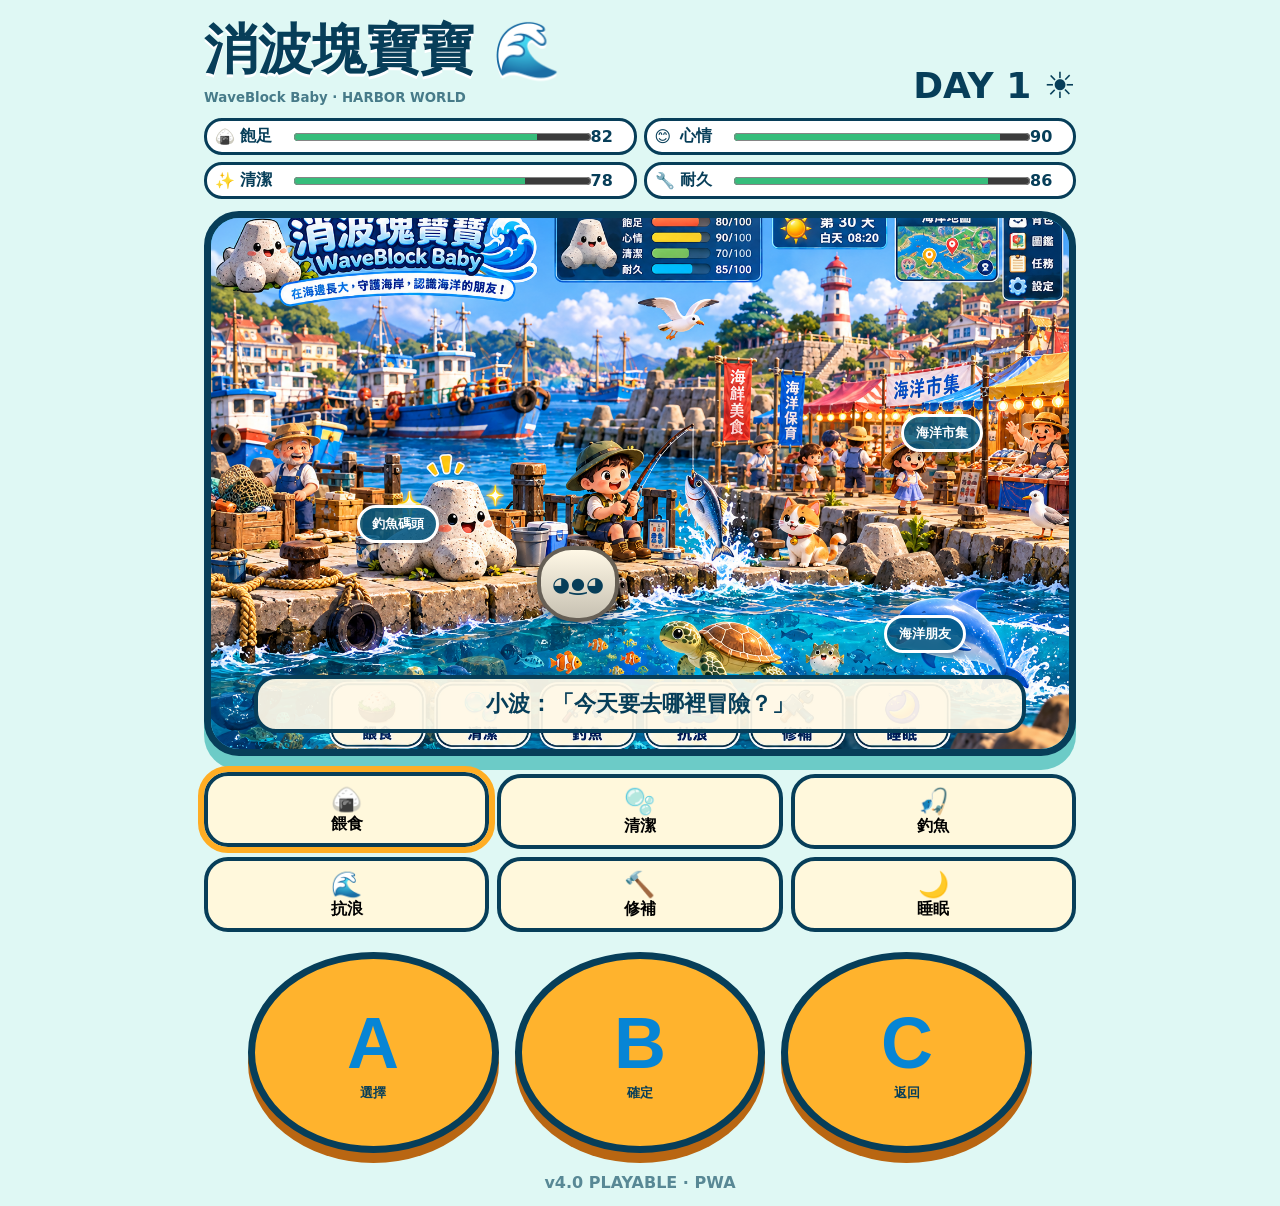
<file: index.html>
<!doctype html>
<html lang="zh-Hant"><head><meta charset="utf-8"><meta name="viewport" content="width=device-width,initial-scale=1,viewport-fit=cover,user-scalable=no">
<title>消波塊寶寶 v4.0</title><link rel="manifest" href="manifest.webmanifest"><meta name="theme-color" content="#0a78bb">
<link rel="apple-touch-icon" href="icons/icon-180.png"><link rel="stylesheet" href="css/v40-game.css"></head>
<body><div id="app">
<header><div><h1>消波塊寶寶 🌊</h1><small>WaveBlock Baby · HARBOR WORLD</small></div><b id="day">DAY 1 ☀️</b></header>
<section class="hud">
 <div>🍙 <span>飽足</span><progress id="hunger" max="100"></progress><b id="hungerN"></b></div>
 <div>😊 <span>心情</span><progress id="mood" max="100"></progress><b id="moodN"></b></div>
 <div>✨ <span>清潔</span><progress id="clean" max="100"></progress><b id="cleanN"></b></div>
 <div>🔧 <span>耐久</span><progress id="durability" max="100"></progress><b id="durabilityN"></b></div>
</section>
<main id="game-stage">
 <img class="world" src="assets/v40/harbor-world.png" alt="精緻海港世界">
 <button class="hotspot market" data-place="市集">海洋市集</button>
 <button class="hotspot pier" data-place="碼頭">釣魚碼頭</button>
 <button class="hotspot ocean" data-place="海洋">海洋朋友</button>
 <div id="pet" aria-label="小波"><span>●</span><span class="face">◕‿◕</span></div>
 <div id="speech">小波：「今天要去哪裡冒險？」</div>
 <div id="minigame" class="hidden"><div id="miniTitle"></div><div id="miniArena"></div><button id="miniTap">B！</button><button id="miniClose">返回</button></div>
</main>
<nav class="actions">
 <button data-action="feed">🍙<b>餵食</b></button><button data-action="clean">🫧<b>清潔</b></button><button data-action="fish">🎣<b>釣魚</b></button>
 <button data-action="wave">🌊<b>抗浪</b></button><button data-action="repair">🔨<b>修補</b></button><button data-action="sleep">🌙<b>睡眠</b></button>
</nav>
<section class="abc"><button id="btnA"><strong>A</strong><span>選擇</span></button><button id="btnB"><strong>B</strong><span>確定</span></button><button id="btnC"><strong>C</strong><span>返回</span></button></section>
<footer>v4.0 PLAYABLE · PWA</footer>
</div><script src="js/v40-game.js"></script><script>if('serviceWorker'in navigator)addEventListener('load',()=>navigator.serviceWorker.register('./service-worker.js'))</script></body></html>
</file>
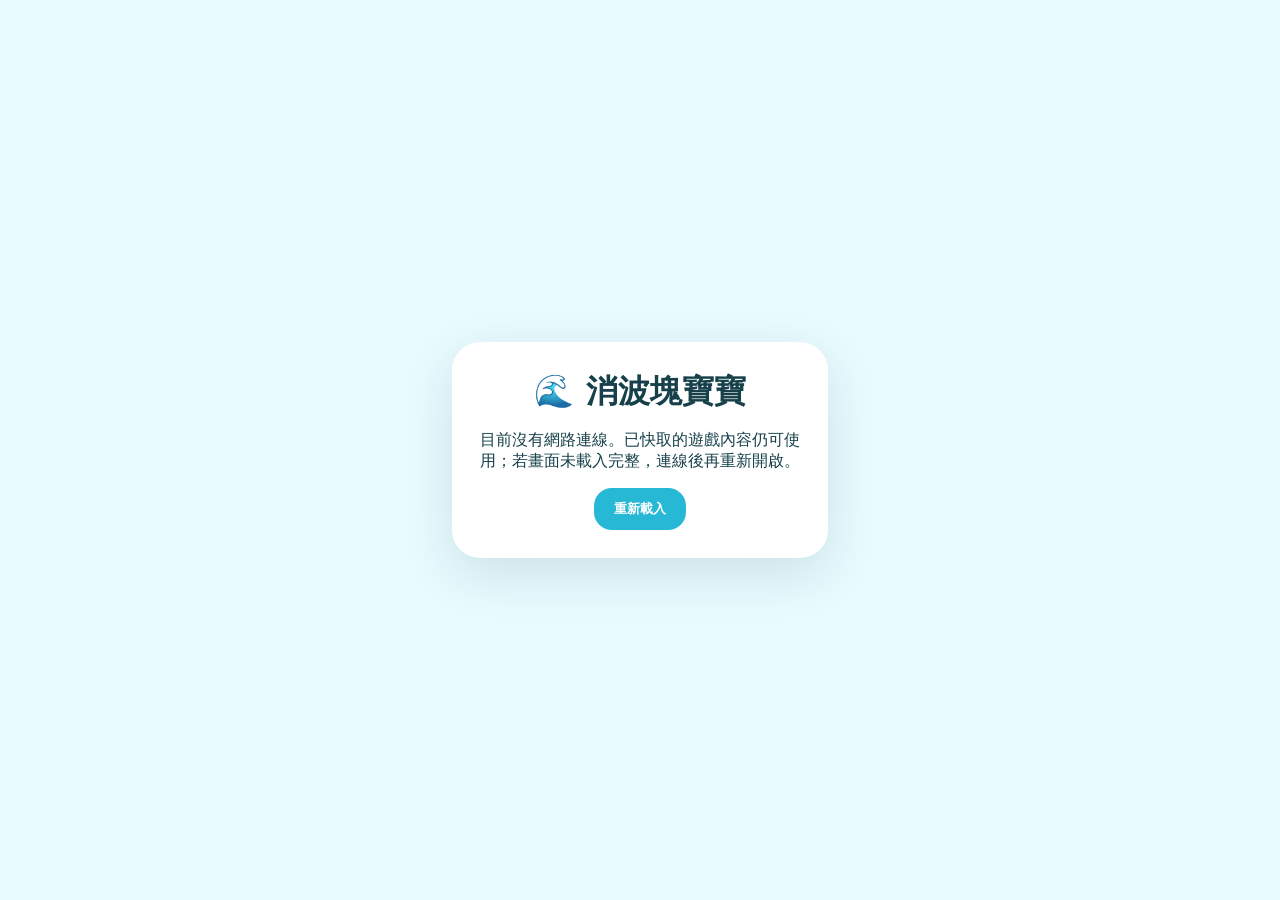
<file: offline.html>
<!doctype html><html lang="zh-Hant"><meta charset="utf-8"><meta name="viewport" content="width=device-width,initial-scale=1,viewport-fit=cover"><title>消波塊寶寶｜離線</title><style>body{margin:0;min-height:100vh;display:grid;place-items:center;font-family:system-ui;background:#e8fbff;color:#16404a;text-align:center}.card{padding:28px;border-radius:28px;background:white;box-shadow:0 16px 50px #16404a22;max-width:320px}h1{margin:0 0 8px}button{border:0;border-radius:18px;padding:12px 20px;background:#27b8d5;color:white;font-weight:800}</style><div class="card"><h1>🌊 消波塊寶寶</h1><p>目前沒有網路連線。已快取的遊戲內容仍可使用；若畫面未載入完整，連線後再重新開啟。</p><button onclick="location.reload()">重新載入</button></div></html>
</file>
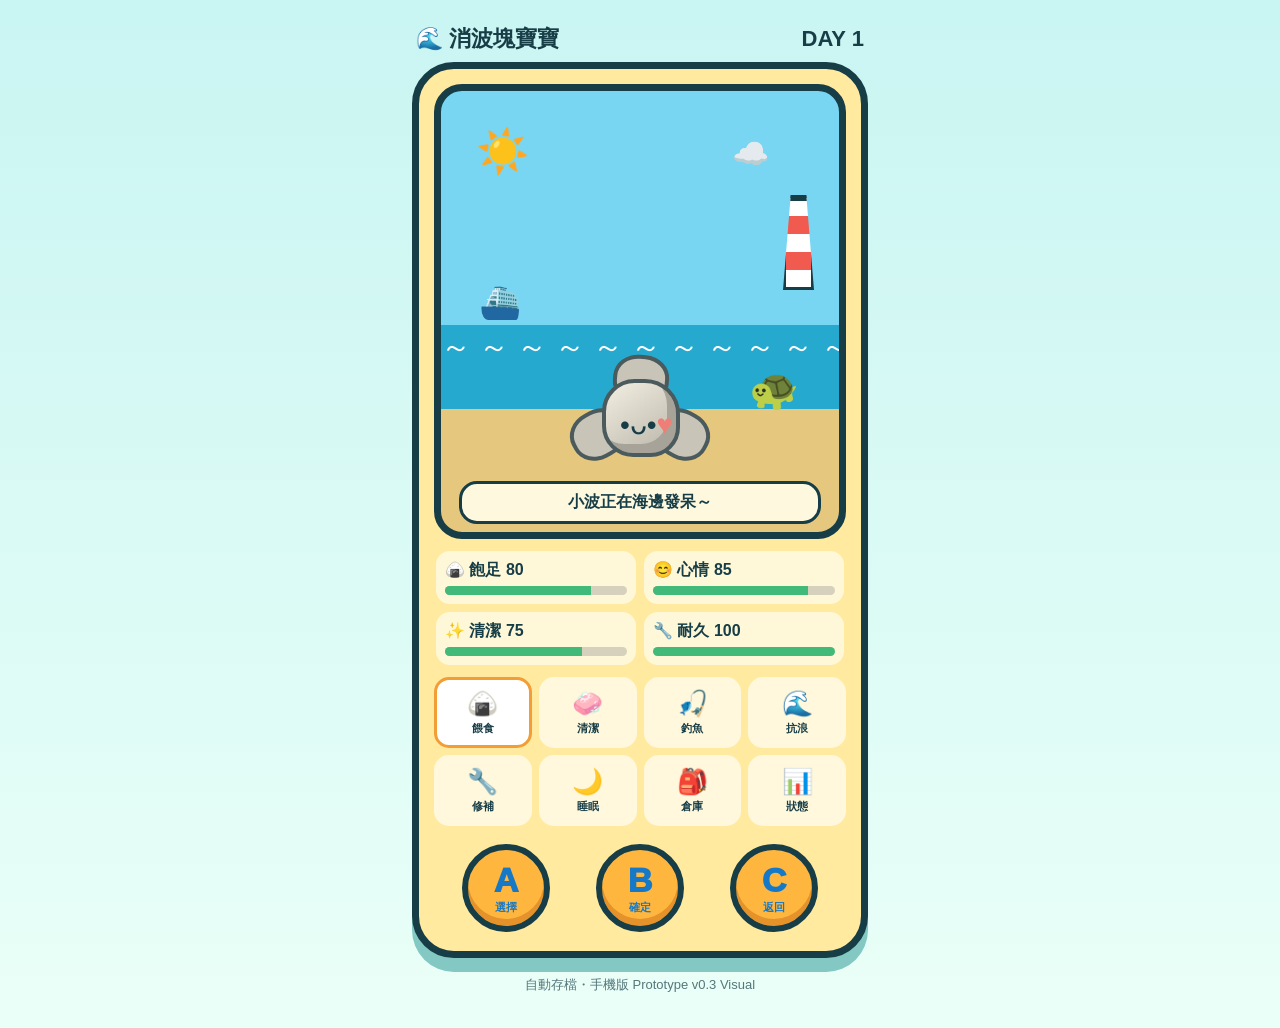
<file: 消波塊寶寶_Prototype_v0.3_單檔版.html>
<!doctype html><html lang="zh-Hant"><head><meta charset="utf-8"><meta name="viewport" content="width=device-width,initial-scale=1,viewport-fit=cover"><title>消波塊寶寶 v0.3</title><style>
*{box-sizing:border-box}body{margin:0;background:linear-gradient(#c9f5f2,#eafff8);font-family:-apple-system,BlinkMacSystemFont,"Noto Sans TC",sans-serif;color:#173d47}.wrap{max-width:480px;margin:auto;padding:16px 12px 34px}.top{display:flex;justify-content:space-between;align-items:center;font-weight:900;font-size:22px;margin:8px 4px}.device{background:#ffeaa0;border:7px solid #173d47;border-radius:42px;padding:15px;box-shadow:0 14px 0 #83c8c3}.screen{position:relative;height:455px;overflow:hidden;border:7px solid #173d47;border-radius:28px;background:linear-gradient(#79d6f2 0 53%,#25a9ce 53% 72%,#e5c77e 72%);isolation:isolate}.sun{position:absolute;left:35px;top:35px;font-size:43px;animation:bob 3s infinite}.cloud{position:absolute;top:45px;right:70px;font-size:30px}.lighthouse{position:absolute;right:25px;top:104px;width:31px;height:95px;background:repeating-linear-gradient(#fff 0 18px,#f05a4f 18px 36px);border:3px solid #173d47;clip-path:polygon(25% 0,75% 0,100% 100%,0 100%)}.lighthouse:before{content:"";position:absolute;width:35px;height:15px;background:#173d47;left:-5px;top:-12px}.boat{position:absolute;left:38px;top:190px;font-size:34px;animation:boat 6s linear infinite}.waves{position:absolute;top:236px;left:0;width:200%;font-size:30px;letter-spacing:8px;color:#fff;animation:wave 4s linear infinite}.turtleNpc{position:absolute;right:40px;top:275px;font-size:40px;animation:swim 8s ease-in-out infinite}.fisherNpc{position:absolute;right:32px;bottom:90px;font-size:55px;transition:.5s;z-index:7}.fisherNpc.hide,.workerNpc.hide{opacity:0;transform:translateX(90px)}.workerNpc{position:absolute;left:22px;bottom:80px;font-size:52px;z-index:8;transition:.4s}.waveBaby{position:absolute;left:50%;bottom:52px;transform:translateX(-50%);width:150px;height:125px;z-index:5;animation:breathe 2.4s ease-in-out infinite}.tetra-core{position:absolute;left:37px;top:24px;width:78px;height:78px;background:linear-gradient(145deg,#f2eee2,#b8b4a8);border:4px solid #4b5a5d;border-radius:42% 45% 38% 40%;box-shadow:inset -9px -9px 0 #a7a399}.leg{position:absolute;width:56px;height:49px;background:#c8c4b8;border:4px solid #4b5a5d;border-radius:45%}.l1{left:5px;top:55px;transform:rotate(-28deg)}.l2{right:5px;top:55px;transform:rotate(28deg)}.l3{left:48px;top:0;transform:rotate(5deg)}.face{position:absolute;z-index:4;left:55px;top:53px;font-size:28px;white-space:nowrap}.cheek{color:#ef7f76}.crackLayer{display:none;position:absolute;z-index:6;left:63px;top:31px;font-size:45px;color:#555;transform:rotate(15deg)}.damaged .crackLayer{display:block}.sleeping .face{font-size:0}.sleeping .face:after{content:"－ ᴗ － 💤";font-size:22px}.msg{position:absolute;left:18px;right:18px;bottom:8px;background:#fffde8e8;border:3px solid #173d47;border-radius:18px;padding:8px;text-align:center;font-weight:800;z-index:10}.hud{display:grid;grid-template-columns:1fr 1fr;gap:8px;margin:12px 2px}.stat{background:#fff8d8;border-radius:14px;padding:9px;font-weight:700}.bar{height:9px;background:#d6d1bd;border-radius:9px;overflow:hidden;margin-top:5px}.fill{height:100%;background:#41b978}.menu{display:grid;grid-template-columns:repeat(4,1fr);gap:7px;margin-top:10px}.icon{background:#fff8dc;border:3px solid transparent;border-radius:15px;text-align:center;padding:9px 3px;font-size:25px;min-height:67px}.icon small{display:block;font-size:11px;font-weight:800;margin-top:3px}.icon.sel{border-color:#f29d35;background:#fff}.buttons{display:flex;justify-content:space-around;margin:18px 5px 4px}.btn{width:88px;height:88px;border-radius:50%;border:6px solid #173d47;background:#ffb63e;color:#1679c8;font-size:34px;font-weight:1000;box-shadow:inset 0 -7px #e6922b}.btn span{display:block;font-size:11px}.btn:active{transform:translateY(4px);box-shadow:inset 0 -2px #e6922b}.foot{text-align:center;color:#55777b;margin-top:18px;font-size:13px}@keyframes breathe{50%{transform:translateX(-50%) translateY(-5px) scale(1.02)}}@keyframes wave{to{transform:translateX(-50%)}}@keyframes boat{50%{transform:translateX(180px)}}@keyframes bob{50%{transform:translateY(6px)}}@keyframes swim{50%{transform:translateX(-180px) translateY(10px)}}
.night .screen{background:linear-gradient(#123a69 0 53%,#0b5b83 53% 72%,#6b6b62 72%)}.night .sun{filter:grayscale(1)}.night .sun:after{content:"🌙";position:absolute;left:0}.night .sun{font-size:0}.night .sun:after{font-size:43px}.night .cloud{opacity:.35}
</style></head><body><div class="wrap" id="app"><div class="top"><div>🌊 消波塊寶寶</div><div id="day">DAY 1</div></div><div class="device"><div class="screen"><div class="sun">☀️</div><div class="cloud">☁️</div><div class="lighthouse" title="lighthouse"></div><div class="boat">⛴️</div><div class="waves">～～～～～～～～～～～～～～～～</div><div class="turtleNpc" id="turtleNpc">🐢</div><div class="fisherNpc hide" id="fisherNpc">🎣🧑</div><div class="workerNpc hide" id="workerNpc">👷</div><div class="waveBaby" id="waveBaby"><div class="leg l1"></div><div class="leg l2"></div><div class="leg l3"></div><div class="tetra-core"></div><div class="face"><span>•ᴗ•</span><span class="cheek">♥</span></div><div class="crackLayer" id="crackLayer">ϟ</div></div><div class="msg" id="msg">小波正在海邊發呆～</div></div><div class="hud"><div class="stat">🍙 飽足 <b id="hungerN">80</b><div class="bar"><div class="fill" id="hunger" style="width:80%"></div></div></div><div class="stat">😊 心情 <b id="moodN">85</b><div class="bar"><div class="fill" id="mood" style="width:85%"></div></div></div><div class="stat">✨ 清潔 <b id="cleanN">75</b><div class="bar"><div class="fill" id="clean" style="width:75%"></div></div></div><div class="stat">🔧 耐久 <b id="durN">100</b><div class="bar"><div class="fill" id="dur" style="width:100%"></div></div></div></div><div class="menu" id="menu"></div><div class="buttons"><button class="btn" onclick="pressA()">A<span>選擇</span></button><button class="btn" onclick="pressB()">B<span>確定</span></button><button class="btn" onclick="pressC()">C<span>返回</span></button></div></div><div class="foot">自動存檔・手機版 Prototype v0.3 Visual</div></div><script>
const KEY='wavebaby-v03';const actions=[['🍙','餵食'],['🧼','清潔'],['🎣','釣魚'],['🌊','抗浪'],['🔧','修補'],['🌙','睡眠'],['🎒','倉庫'],['📊','狀態']];let s={sel:0,hunger:80,mood:85,clean:75,dur:100,night:false,damaged:false,materials:3};try{Object.assign(s,JSON.parse(localStorage.getItem(KEY)||'{}'))}catch(e){};
function save(){localStorage.setItem(KEY,JSON.stringify(s))}function say(x){document.getElementById('msg').textContent=x}function render(){menu.innerHTML=actions.map((a,i)=>`<div class="icon ${i===s.sel?'sel':''}">${a[0]}<small>${a[1]}</small></div>`).join('');[['hunger',s.hunger],['mood',s.mood],['clean',s.clean],['dur',s.dur]].forEach(([k,v])=>{document.getElementById(k).style.width=v+'%';document.getElementById(k+'N').textContent=v});app.classList.toggle('night',s.night);waveBaby.classList.toggle('sleeping',s.night);waveBaby.classList.toggle('damaged',s.damaged);fisherNpc.classList.toggle('hide',!s.night);save()}
function pressA(){s.sel=(s.sel+1)%actions.length;say('選擇：'+actions[s.sel][1]);render()}
function pressB(){const a=actions[s.sel][1];if(a==='餵食'){s.hunger=Math.min(100,s.hunger+15);s.mood=Math.min(100,s.mood+4);say('小波吃得飽飽的 🍙')}else if(a==='清潔'){s.clean=100;say('沖洗乾淨，亮晶晶 ✨')}else if(a==='睡眠'){s.night=!s.night;say(s.night?'夜深了…釣客真的站上來夜釣了！🎣':'早安！海邊又是新的一天 ☀️')}else if(a==='釣魚'){s.mood=Math.min(100,s.mood+8);say('釣到一條小魚！🐟 釣客友好度上升')}else if(a==='抗浪'){if(Math.random()<.45){s.dur=Math.max(15,s.dur-28);s.damaged=true;say('大浪捲起石頭！💥 小波出現裂縫！')}else{say('站穩了！成功擋住這波海浪 🌊✨')}}else if(a==='修補'){if(!s.damaged)say('目前沒有需要修補的裂縫～');else if(s.materials<=0)say('材料不足！先去取得水泥與骨材');else{s.materials--;workerNpc.classList.remove('hide');say('👷 工人正在填補裂縫與水泥養護…');setTimeout(()=>{s.dur=100;s.damaged=false;workerNpc.classList.add('hide');say('修補完成！小波恢復精神 ✨');render()},1400)}}else if(a==='倉庫')say(`🎒 修補材料 × ${s.materials}`);else say(`狀態：飽足${s.hunger}／心情${s.mood}／清潔${s.clean}／耐久${s.dur}`);render()}
function pressC(){s.sel=0;say('回到主畫面～');render()}render();setInterval(()=>{if(!s.night){s.hunger=Math.max(0,s.hunger-1);s.clean=Math.max(0,s.clean-1);render()}},30000);
</script></body></html>
</file>
<file: css/v40-game.css>
*{box-sizing:border-box}html,body{margin:0;background:#dff8f4;color:#073e59;font-family:system-ui,-apple-system,"Noto Sans TC",sans-serif}body{min-height:100vh}#app{max-width:900px;margin:auto;padding:14px}
header{display:flex;justify-content:space-between;align-items:end}h1{margin:0;font-size:clamp(28px,6vw,54px);text-shadow:0 3px white}header small{font-weight:800;color:#477b89}#day{font-size:clamp(20px,4vw,36px)}
.hud{display:grid;grid-template-columns:1fr 1fr;gap:7px;margin:12px 0}.hud div{display:grid;grid-template-columns:25px 54px 1fr 35px;align-items:center;background:#fff;border:3px solid #073e59;border-radius:18px;padding:5px 8px;font-weight:900}.hud progress{width:100%;accent-color:#36bd7b}
#game-stage{position:relative;border:7px solid #073e59;border-radius:35px;overflow:hidden;aspect-ratio:16/10;background:#4cc9e8;box-shadow:0 14px 0 #6ccbc7}.world{width:100%;height:100%;object-fit:cover;display:block}
.hotspot{position:absolute;border:3px solid white;background:#075b82dd;color:#fff;border-radius:999px;padding:7px 12px;font-weight:900;box-shadow:0 4px 10px #0004}.market{right:10%;top:37%}.pier{left:17%;top:54%}.ocean{right:12%;bottom:18%}
#pet{position:absolute;left:38%;bottom:24%;width:82px;height:76px;border-radius:42% 42% 48% 48%;background:linear-gradient(#fff8e6,#c7c1b2);border:4px solid #665f55;filter:drop-shadow(0 9px 7px #0005);display:grid;place-items:center;animation:bob 1.8s ease-in-out infinite;font-weight:900}.face{position:absolute;font-size:20px}.face+*{display:none}@keyframes bob{50%{transform:translateY(-7px)}}
#speech{position:absolute;left:5%;right:5%;bottom:3%;background:#fff9e8ed;border:4px solid #073e59;border-radius:22px;padding:10px;text-align:center;font-weight:900;font-size:clamp(14px,3vw,22px)}
.actions{display:grid;grid-template-columns:repeat(3,1fr);gap:8px;margin-top:18px}.actions button{min-height:75px;background:#fff8dc;border:4px solid #073e59;border-radius:24px;font-size:25px}.actions b{display:block;font-size:16px}.actions button.selected{outline:6px solid #ffad24;transform:translateY(-2px)}
.abc{display:grid;grid-template-columns:repeat(3,1fr);gap:16px;margin:20px 5%}.abc button{aspect-ratio:1.25;border-radius:50%;border:7px solid #073e59;background:#ffb32d;box-shadow:0 10px #b96612;color:#073e59}.abc strong{display:block;font-size:clamp(40px,9vw,72px);color:#0785d5}.abc span{font-weight:900}
#minigame{position:absolute;inset:6%;z-index:20;background:#083e5deb;border:4px solid white;border-radius:28px;padding:16px;color:white;text-align:center;display:grid;grid-template-rows:auto 1fr auto auto;gap:8px}#minigame.hidden{display:none}#miniArena{position:relative;overflow:hidden;border-radius:20px;background:linear-gradient(#79ddf0 45%,#0da6d0 46%)}#miniArena .target{position:absolute;width:55px;height:55px;border-radius:50%;background:#ffd84d;border:5px solid white;transform:translate(-50%,-50%)}#miniTap,#miniClose{border:0;border-radius:16px;padding:10px;font-weight:900}#miniTap{background:#ffb32d;font-size:24px}footer{text-align:center;color:#588895;font-weight:800}
@media(max-width:600px){#app{padding:8px}.hud div{grid-template-columns:22px 42px 1fr 30px;font-size:12px}#game-stage{aspect-ratio:4/5}.world{object-fit:cover}.actions button{min-height:68px}}
</file>
